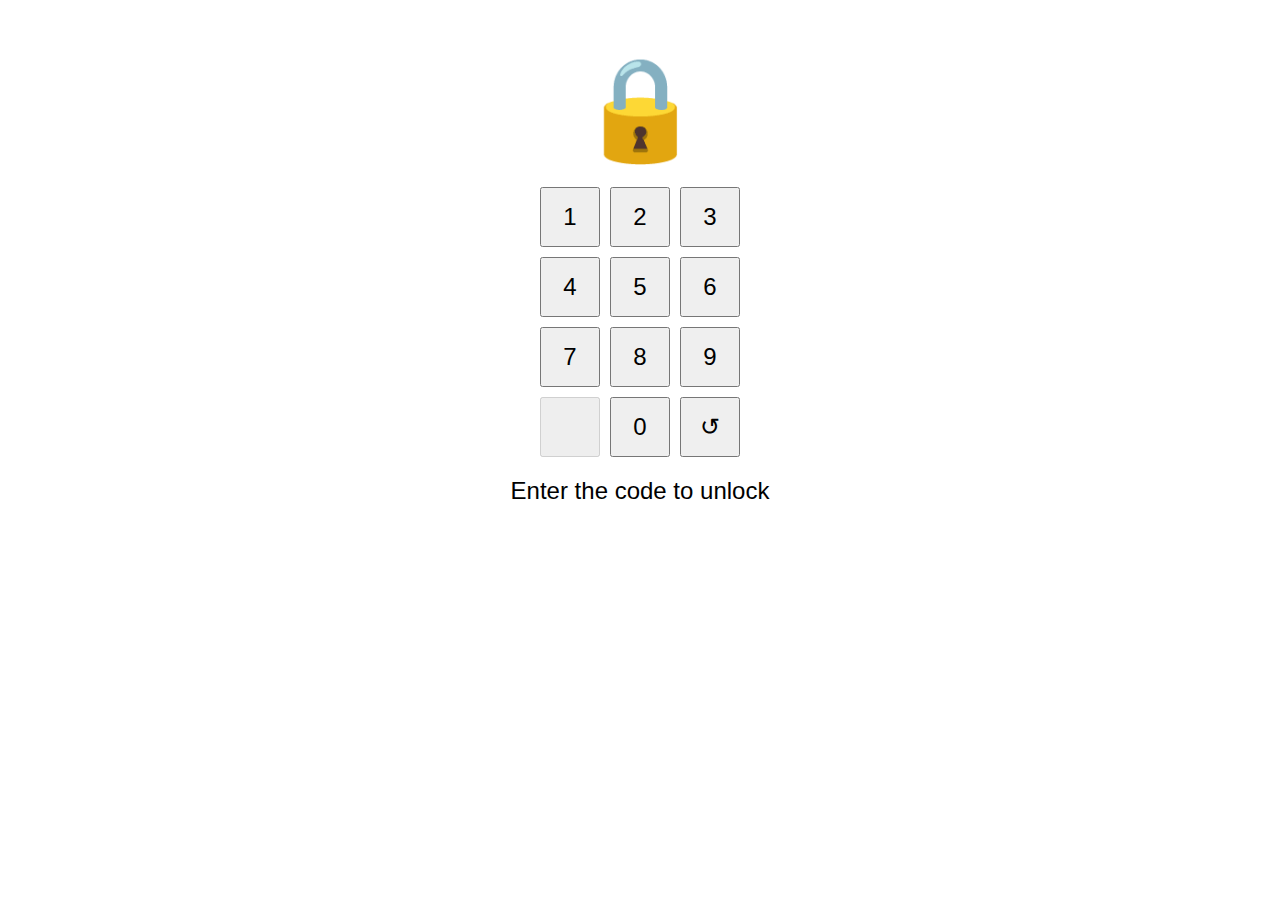
<file: web/combolock.html>
<!DOCTYPE html>
<html lang="en">
<head>
  <meta charset="UTF-8">
  <title>State Machine Combination Lock</title>
  <style>
    body {
      font-family: Arial, sans-serif;
      text-align: center;
      margin: 50px;
    }
    #lock {
      font-size: 100px;
      margin-bottom: 20px;
    }
    .keypad {
      display: inline-grid;
      grid-template-columns: repeat(3, 60px);
      gap: 10px;
    }
    .keypad button {
      width: 60px;
      height: 60px;
      font-size: 24px;
      cursor: pointer;
    }
    #message {
      margin-top: 20px;
      font-size: 24px;
    }
  </style>
</head>
<body>

  <div id="lock">🔒</div>
  <div class="keypad">
    <button data-digit="1">1</button>
    <button data-digit="2">2</button>
    <button data-digit="3">3</button>
    <button data-digit="4">4</button>
    <button data-digit="5">5</button>
    <button data-digit="6">6</button>
    <button data-digit="7">7</button>
    <button data-digit="8">8</button>
    <button data-digit="9">9</button>
    <button disabled></button>
    <button data-digit="0">0</button>
    <button id="reset">↺</button>
  </div>
  <div id="message">Enter the code to unlock</div>

  <script>
    // Define the state machine for the combination lock
    (function() {
      const lock = document.getElementById('lock');
      const message = document.getElementById('message');
      const keypad = document.querySelector('.keypad');
      const buttons = keypad.querySelectorAll('button[data-digit]');
      const resetButton = document.getElementById('reset');

      // The correct combination sequence
      const combination = ['1', '2', '3', '4'];
      let currentState = 0;

      // Event handler for keypad buttons
      function handleKeypadClick(event) {
        const digit = event.target.getAttribute('data-digit');

        if (digit === combination[currentState]) {
          currentState++;
          if (currentState === combination.length) {
            unlock();
          } else {
            message.textContent = 'Correct so far...';
          }
        } else {
          reset();
          message.textContent = 'Incorrect code. Try again.';
        }
      }

      // Unlock the lock
      function unlock() {
        lock.textContent = '🔓';
        message.textContent = 'Unlocked!';
        buttons.forEach(button => button.disabled = true);
      }

      // Reset the state machine
      function reset() {
        currentState = 0;
        message.textContent = 'Enter the code to unlock';
      }

      // Add event listeners to keypad buttons
      buttons.forEach(button => {
        button.addEventListener('click', handleKeypadClick);
      });

      // Add event listener to reset button
      resetButton.addEventListener('click', () => {
        buttons.forEach(button => button.disabled = false);
        lock.textContent = '🔒';
        reset();
      });
    })();
  </script>

</body>
</html>
</file>
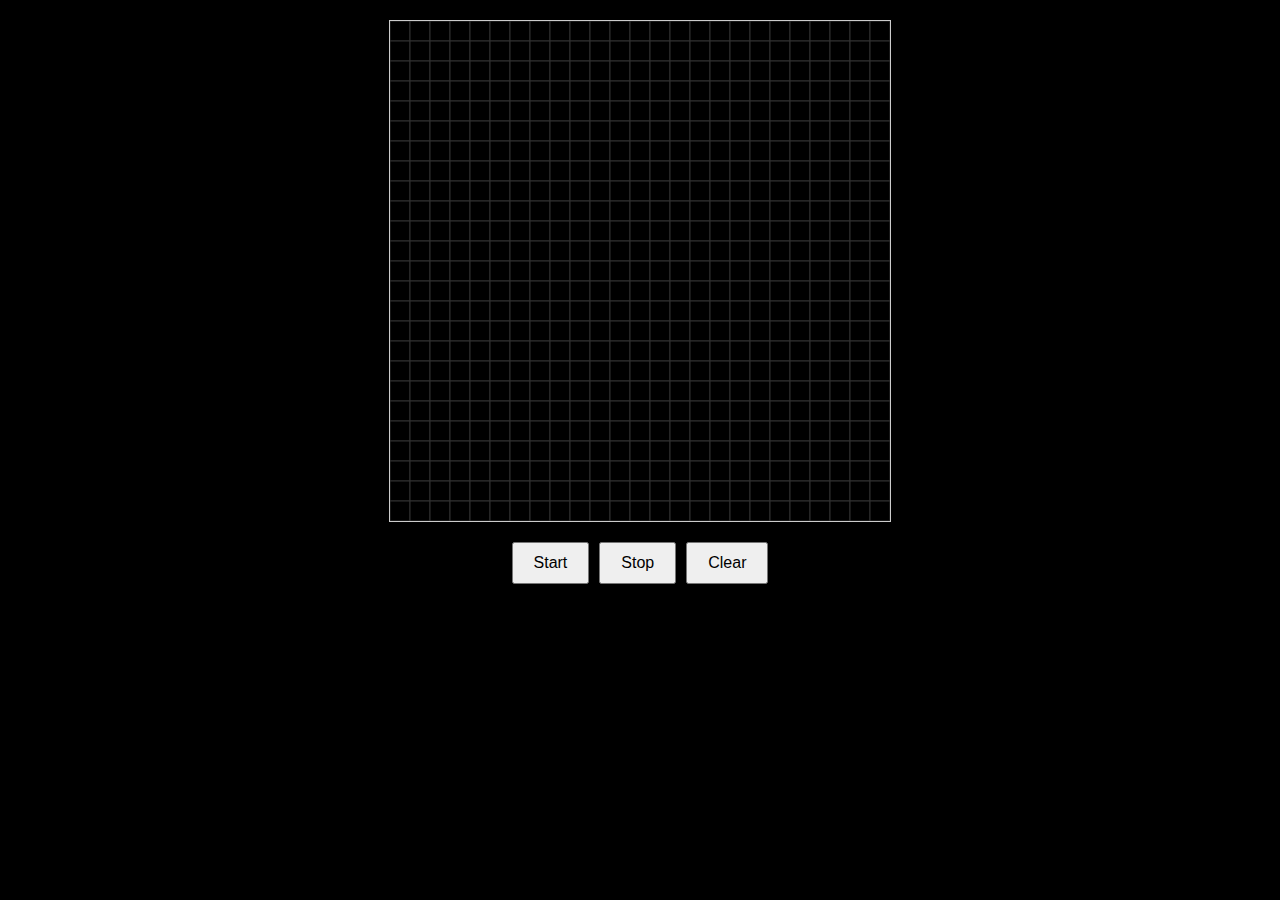
<file: web/conway.html>
<!DOCTYPE html>
<html lang="en">
<head>
    <meta charset="UTF-8">
    <title>Conway's Game of Life</title>
    <style>
        body { display: flex; flex-direction: column; align-items: center; margin: 0; background-color: #000; color: white; font-family: Arial, sans-serif; }
        canvas { border: 1px solid #ccc; margin: 20px 0; cursor: pointer; }
        .controls { display: flex; gap: 10px; }
        button { padding: 10px 20px; font-size: 16px; cursor: pointer; }
    </style>
</head>
<body>
    <canvas id="gameCanvas" width="500" height="500"></canvas>
    <div class="controls">
        <button id="startButton">Start</button>
        <button id="stopButton">Stop</button>
        <button id="clearButton">Clear</button>
    </div>
    <script>
        const canvas = document.getElementById('gameCanvas');
        const ctx = canvas.getContext('2d');
        const rows = 25;
        const cols = 25;
        const cellSize = canvas.width / cols;
        let grid = createGrid();
        let running = false;
        let interval = 500; // Speed: 500ms between updates
        let animationId;

        // Function to create an empty grid
        function createGrid() {
            return new Array(rows).fill(null).map(() => new Array(cols).fill(false));
        }

        // Function to draw the grid
        function drawGrid() {
            ctx.clearRect(0, 0, canvas.width, canvas.height);
            for (let row = 0; row < rows; row++) {
                for (let col = 0; col < cols; col++) {
                    ctx.beginPath();
                    ctx.rect(col * cellSize, row * cellSize, cellSize, cellSize);
                    ctx.fillStyle = grid[row][col] ? '#00FF00' : '#000';
                    ctx.fill();
                    ctx.strokeStyle = '#333';
                    ctx.stroke();
                }
            }
        }

        // Function to get the number of alive neighbors for a cell
        function getNeighborCount(row, col) {
            const directions = [
                [-1, -1], [-1, 0], [-1, 1],
                [0, -1],         [0, 1],
                [1, -1], [1, 0], [1, 1]
            ];
            return directions.reduce((count, [dx, dy]) => {
                const newRow = row + dx;
                const newCol = col + dy;
                if (newRow >= 0 && newRow < rows && newCol >= 0 && newCol < cols) {
                    return count + (grid[newRow][newCol] ? 1 : 0);
                }
                return count;
            }, 0);
        }

        // Function to update the grid to the next generation
        function updateGrid() {
            const newGrid = createGrid();
            for (let row = 0; row < rows; row++) {
                for (let col = 0; col < cols; col++) {
                    const neighbors = getNeighborCount(row, col);
                    if (grid[row][col]) {
                        // Alive cell: survives if 2 or 3 neighbors are alive
                        newGrid[row][col] = neighbors === 2 || neighbors === 3;
                    } else {
                        // Dead cell: becomes alive if exactly 3 neighbors are alive
                        newGrid[row][col] = neighbors === 3;
                    }
                }
            }
            grid = newGrid;
            drawGrid();
        }

        // Function to start the simulation
        function startSimulation() {
            if (running) return;
            running = true;
            function step() {
                if (running) {
                    updateGrid();
                    animationId = setTimeout(step, interval);
                }
            }
            step();
        }

        // Function to stop the simulation
        function stopSimulation() {
            running = false;
            clearTimeout(animationId);
        }

        // Function to clear the grid
        function clearGrid() {
            grid = createGrid();
            drawGrid();
        }

        // Function to toggle a cell's state on click
        canvas.addEventListener('click', (event) => {
            const rect = canvas.getBoundingClientRect();
            const x = event.clientX - rect.left;
            const y = event.clientY - rect.top;
            const col = Math.floor(x / cellSize);
            const row = Math.floor(y / cellSize);
            grid[row][col] = !grid[row][col]; // Toggle cell state
            drawGrid();
        });

        // Hook up buttons
        document.getElementById('startButton').addEventListener('click', startSimulation);
        document.getElementById('stopButton').addEventListener('click', stopSimulation);
        document.getElementById('clearButton').addEventListener('click', () => {
            stopSimulation();
            clearGrid();
        });

        // Initial draw
        drawGrid();
    </script>
</body>
</html>
</file>
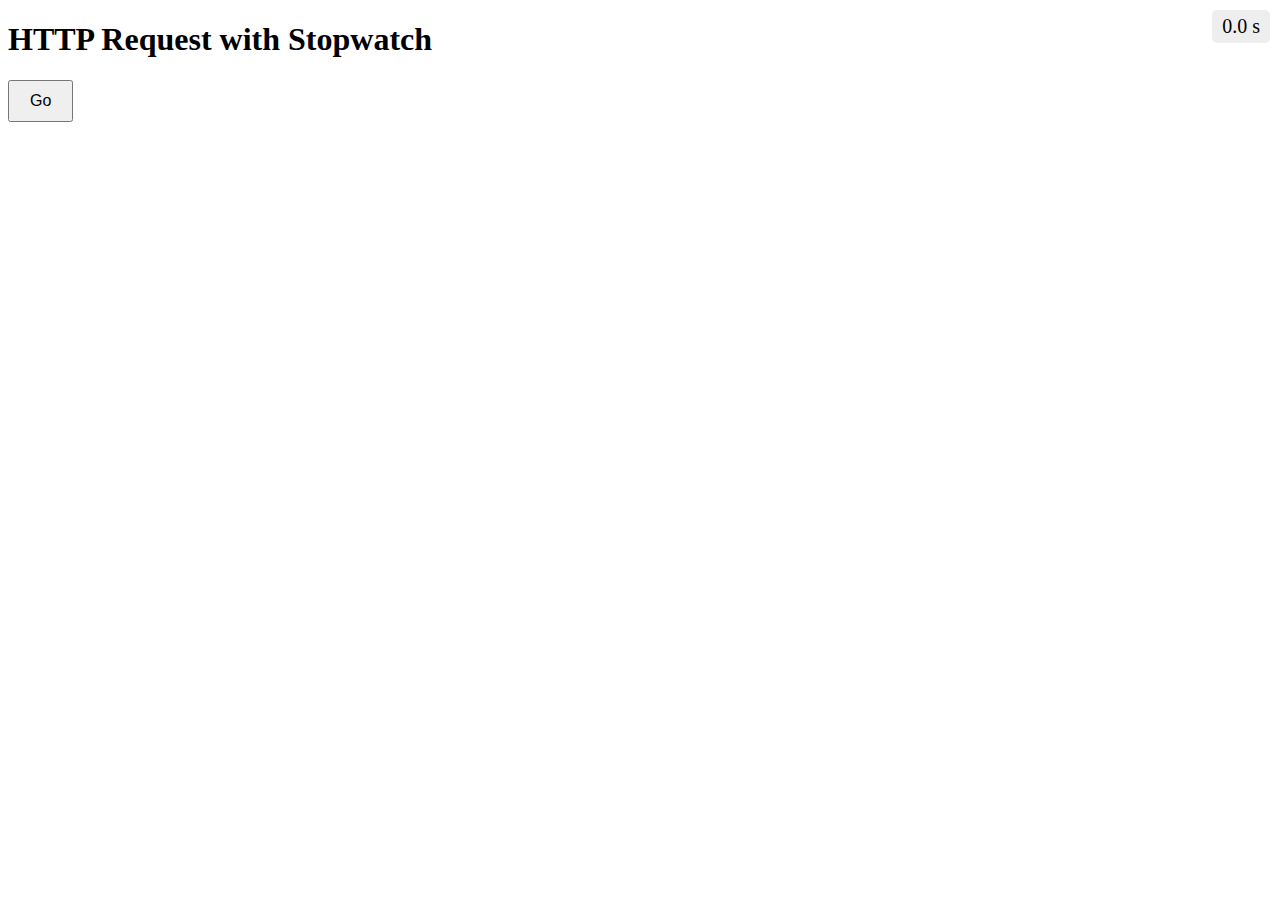
<file: web/stopwatch.html>
<!DOCTYPE html>
<html>
<head>
    <meta charset="UTF-8">
    <title>HTTP Request with Stopwatch</title>
    <style>
        #stopwatch {
            position: fixed;
            top: 10px;
            right: 10px;
            font-size: 20px;
            background-color: #eee;
            padding: 5px 10px;
            border-radius: 5px;
        }
        #goButton {
            padding: 10px 20px;
            font-size: 16px;
        }
        #response {
            margin-top: 20px;
            font-size: 18px;
            max-width: 600px;
            word-wrap: break-word;
        }
    </style>
</head>
<body>
    <h1>HTTP Request with Stopwatch</h1>
    <button id="goButton">Go</button>
    <div id="stopwatch">0.0 s</div>
    <div id="response"></div>
    <script>
        document.getElementById('goButton').addEventListener('click', function() {
            // Disable the button to prevent multiple clicks
            this.disabled = true;
            // Clear previous response
            document.getElementById('response').textContent = 'Sending request...';
            // Start the stopwatch
            startStopwatch();
            
            // Send HTTP request
            sendHttpRequest()
                .then(response => {
                    // Display response
                    document.getElementById('response').textContent = 'Response received:\n' + response;
                })
                .catch(error => {
                    // Handle error
                    document.getElementById('response').textContent = 'Error: ' + error;
                })
                .finally(() => {
                    // Stop the stopwatch
                    stopStopwatch();
                    // Re-enable the button
                    document.getElementById('goButton').disabled = false;
                });
        });

        let startTime;
        let stopwatchInterval;

        function startStopwatch() {
            startTime = Date.now();
            document.getElementById('stopwatch').textContent = '0.0 s';
            stopwatchInterval = setInterval(function() {
                const elapsed = ((Date.now() - startTime) / 1000).toFixed(1);
                document.getElementById('stopwatch').textContent = elapsed + ' s';
            }, 100);
        }

        function stopStopwatch() {
            clearInterval(stopwatchInterval);
        }

        function sendHttpRequest() {
            return fetch('https://api.chucknorris.io/jokes/random')
                .then(response => {
                    if (!response.ok) {
                        throw new Error('HTTP error! status: ' + response.status);
                    }
                    return response.json();
                })
                .then(data => {
                    return data.value;
                });
        }
    </script>
</body>
</html>
</file>
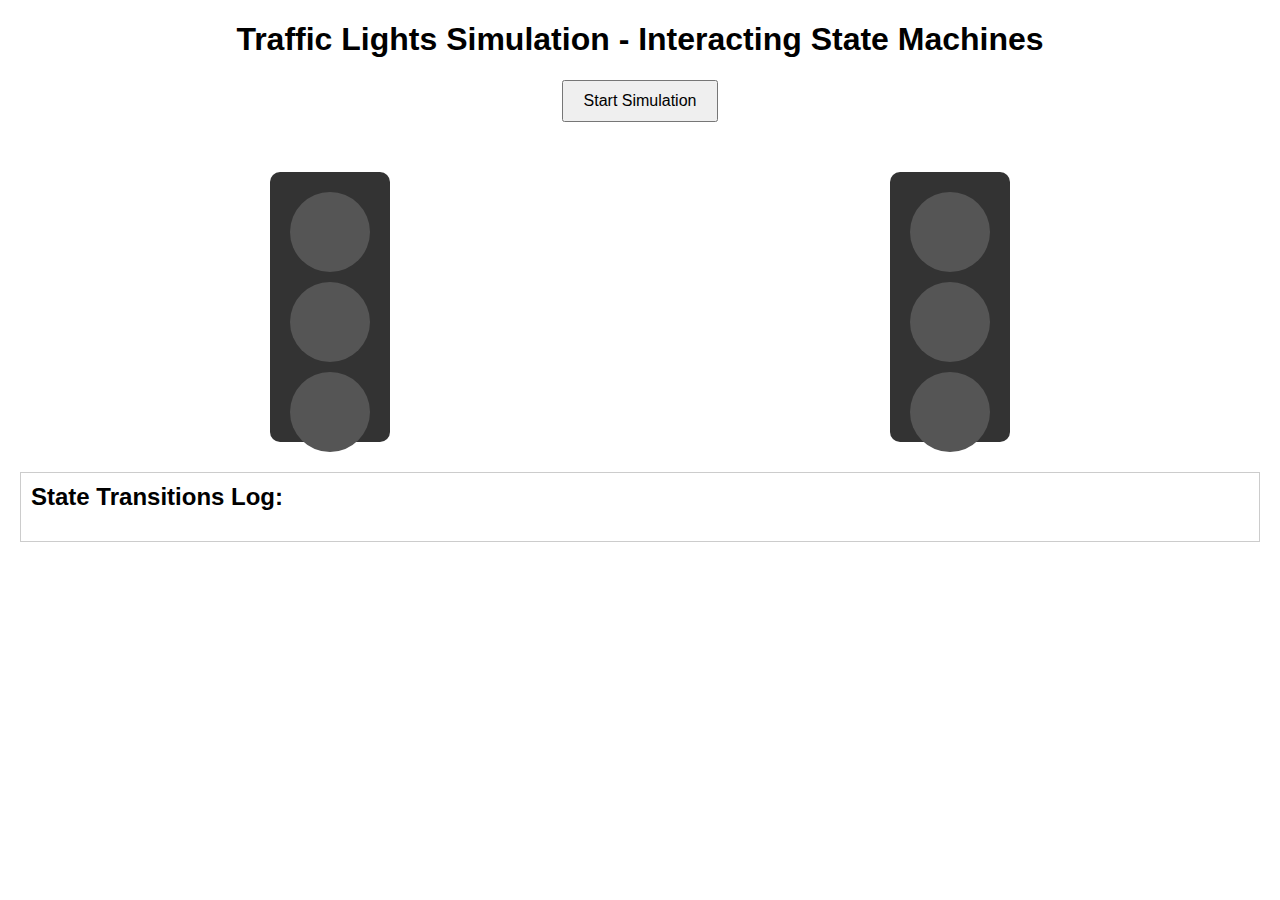
<file: web/traffic.html>
<!DOCTYPE html>
<html lang="en">
<head>
  <meta charset="UTF-8">
  <title>Interacting State Machines - Traffic Lights Simulation</title>
  <style>
    body {
      font-family: Arial, sans-serif;
      text-align: center;
      margin: 20px;
    }
    .intersection {
      display: flex;
      justify-content: space-around;
      margin-top: 50px;
    }
    .traffic-light {
      width: 100px;
      height: 250px;
      background-color: #333;
      border-radius: 10px;
      padding: 10px;
    }
    .light {
      width: 80px;
      height: 80px;
      background-color: #555;
      border-radius: 50%;
      margin: 10px auto;
    }
    .light.red {
      background-color: #555;
    }
    .light.yellow {
      background-color: #555;
    }
    .light.green {
      background-color: #555;
    }
    .light.on {
      box-shadow: 0 0 20px 5px;
    }
    .light.red.on {
      background-color: red;
    }
    .light.yellow.on {
      background-color: yellow;
    }
    .light.green.on {
      background-color: green;
    }
    #log {
      margin-top: 30px;
      max-height: 200px;
      overflow-y: auto;
      text-align: left;
      padding: 10px;
      border: 1px solid #ccc;
    }
    #log h2 {
      margin-top: 0;
    }
    #startButton {
      padding: 10px 20px;
      font-size: 16px;
    }
  </style>
</head>
<body>

  <h1>Traffic Lights Simulation - Interacting State Machines</h1>
  <button id="startButton">Start Simulation</button>

  <div class="intersection">
    <div id="lightA" class="traffic-light">
      <div class="light red" id="lightA_red"></div>
      <div class="light yellow" id="lightA_yellow"></div>
      <div class="light green" id="lightA_green"></div>
    </div>
    <div id="lightB" class="traffic-light">
      <div class="light red" id="lightB_red"></div>
      <div class="light yellow" id="lightB_yellow"></div>
      <div class="light green" id="lightB_green"></div>
    </div>
  </div>

  <div id="log">
    <h2>State Transitions Log:</h2>
    <ul id="logList"></ul>
  </div>

  <script>
    (function() {
      const startButton = document.getElementById('startButton');
      const logList = document.getElementById('logList');

      // Traffic Light Class
      const TrafficLight = function(name, redLight, yellowLight, greenLight) {
        this.name = name;
        this.redLight = redLight;
        this.yellowLight = yellowLight;
        this.greenLight = greenLight;
      };

      TrafficLight.prototype.turnOn = function(color) {
        this.turnOffAll();
        if (color === 'RED') {
          this.redLight.classList.add('on');
        } else if (color === 'YELLOW') {
          this.yellowLight.classList.add('on');
        } else if (color === 'GREEN') {
          this.greenLight.classList.add('on');
        }
        this.logState(color);
      };

      TrafficLight.prototype.turnOffAll = function() {
        this.redLight.classList.remove('on');
        this.yellowLight.classList.remove('on');
        this.greenLight.classList.remove('on');
      };

      TrafficLight.prototype.logState = function(state) {
        const logItem = document.createElement('li');
        logItem.textContent = `${this.name}: ${state}`;
        logList.appendChild(logItem);
        logList.scrollTop = logList.scrollHeight;
      };

      function startSimulation() {
        startButton.disabled = true;
        logList.innerHTML = '';

        const lightA = new TrafficLight(
          'Traffic Light A',
          document.getElementById('lightA_red'),
          document.getElementById('lightA_yellow'),
          document.getElementById('lightA_green')
        );

        const lightB = new TrafficLight(
          'Traffic Light B',
          document.getElementById('lightB_red'),
          document.getElementById('lightB_yellow'),
          document.getElementById('lightB_green')
        );

        let cycleIndex = 0;
        const cycle = [
          // Phase 1: Light A GREEN, Light B RED
          {
            duration: 5000,
            action: function() {
              lightA.turnOn('GREEN');
              lightB.turnOn('RED');
            }
          },
          // Phase 2: Light A YELLOW, Light B RED
          {
            duration: 2000,
            action: function() {
              lightA.turnOn('YELLOW');
              lightB.turnOn('RED');
            }
          },
          // Phase 3: Both RED
          {
            duration: 1000,
            action: function() {
              lightA.turnOn('RED');
              lightB.turnOn('RED');
            }
          },
          // Phase 4: Light A RED, Light B GREEN
          {
            duration: 5000,
            action: function() {
              lightA.turnOn('RED');
              lightB.turnOn('GREEN');
            }
          },
          // Phase 5: Light A RED, Light B YELLOW
          {
            duration: 2000,
            action: function() {
              lightA.turnOn('RED');
              lightB.turnOn('YELLOW');
            }
          },
          // Phase 6: Both RED
          {
            duration: 1000,
            action: function() {
              lightA.turnOn('RED');
              lightB.turnOn('RED');
            }
          },
        ];

        function nextPhase() {
          const currentPhase = cycle[cycleIndex];
          currentPhase.action();
          cycleIndex = (cycleIndex + 1) % cycle.length;
          setTimeout(nextPhase, currentPhase.duration);
        }

        nextPhase();
      }

      startButton.addEventListener('click', startSimulation);

    })();
  </script>

</body>
</html>
</file>
